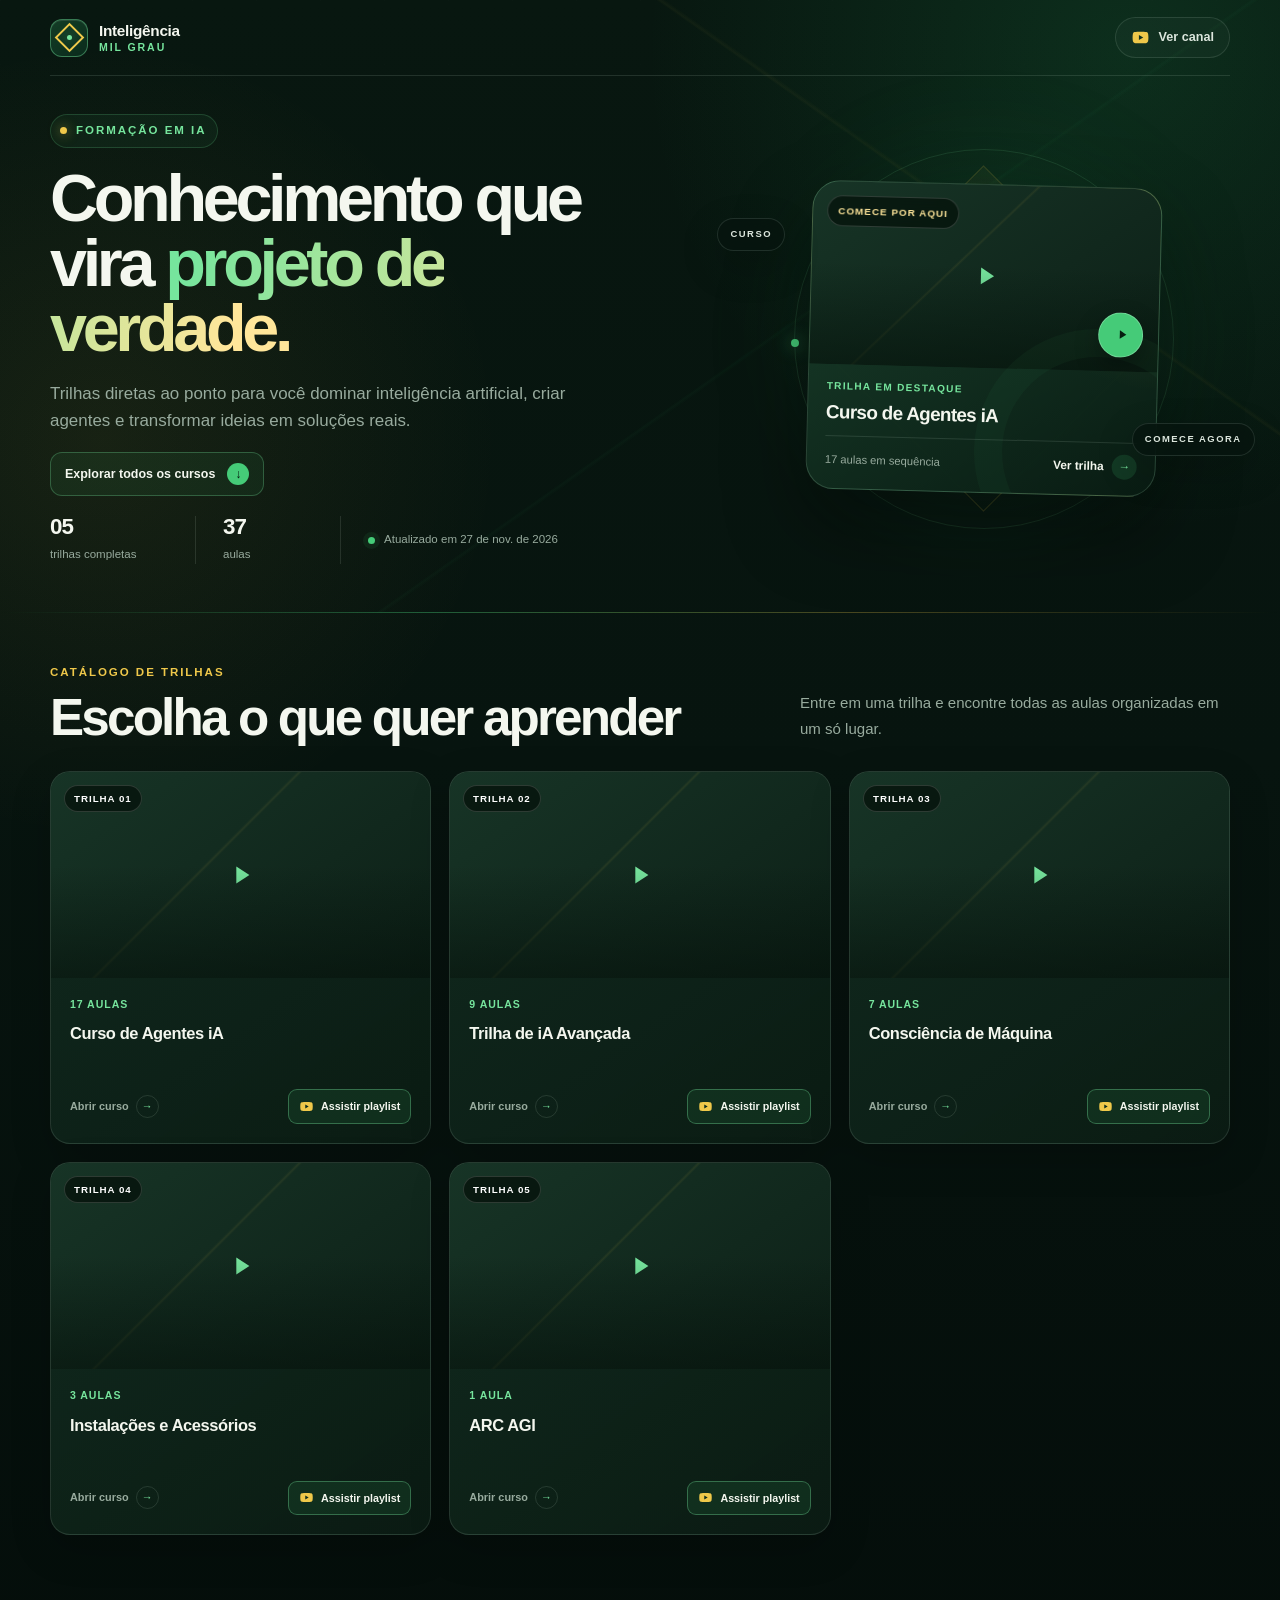
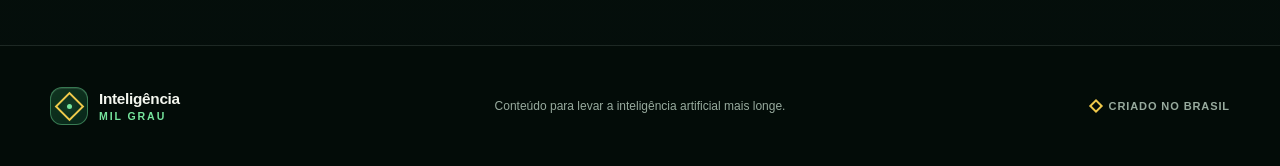
<file: index.html>
<!DOCTYPE html>
<html lang="pt-BR">
<head>
  <meta charset="UTF-8" />
  <meta name="viewport" content="width=device-width, initial-scale=1.0" />
  <meta name="theme-color" content="#07140f" />
  <title>Trilhas de IA — Inteligência Mil Grau</title>
  <meta name="description" content="Trilhas para aprender inteligência artificial na prática, do básico ao avançado." />
  <link rel="stylesheet" href="css/style.css" />
</head>
<body>
  <a class="skip-link" href="#conteudo">Pular para o conteúdo</a>
  <div class="page-texture" aria-hidden="true"></div>

  <header class="site-header">
    <div class="container header-shell">
      <nav class="topbar" aria-label="Navegação principal">
        <a class="brand" href="./" aria-label="Inteligência Mil Grau — início">
          <span class="brand-mark" aria-hidden="true">
            <span></span>
          </span>
          <span class="brand-copy">
            <strong>Inteligência</strong>
            <small>Mil Grau</small>
          </span>
        </a>

        <a class="channel-link" href="https://www.youtube.com/@intelig%C3%AAnciamilgrau" target="_blank" rel="noopener">
          <svg viewBox="0 0 24 24" aria-hidden="true">
            <path d="M21.6 7.2a2.9 2.9 0 0 0-2-2C17.8 4.7 12 4.7 12 4.7s-5.8 0-7.6.5a2.9 2.9 0 0 0-2 2A30 30 0 0 0 2 12a30 30 0 0 0 .4 4.8 2.9 2.9 0 0 0 2 2c1.8.5 7.6.5 7.6.5s5.8 0 7.6-.5a2.9 2.9 0 0 0 2-2A30 30 0 0 0 22 12a30 30 0 0 0-.4-4.8ZM10 15.2V8.8l5.5 3.2-5.5 3.2Z"/>
          </svg>
          <span>Ver canal</span>
        </a>
      </nav>

      <div class="hero">
        <div class="hero-copy">
          <p class="eyebrow">
            <span class="eyebrow-dot" aria-hidden="true"></span>
            Formação em IA
          </p>
          <h1>Conhecimento que vira <span>projeto de verdade.</span></h1>
          <p class="hero-lead">Trilhas diretas ao ponto para você dominar inteligência artificial, criar agentes e transformar ideias em soluções reais.</p>
          <a class="hero-action" href="#trails-title">
            Explorar todos os cursos
            <span aria-hidden="true">↓</span>
          </a>
        </div>

        <div class="hero-visual">
          <div class="orbit orbit-one" aria-hidden="true"></div>
          <div class="orbit orbit-two" aria-hidden="true"></div>
          <div class="brazil-diamond" aria-hidden="true"></div>

          <a id="hero-course-link" class="hero-course-card" href="trilha.html" aria-label="Abrir trilha em destaque">
            <span class="hero-course-thumb" id="hero-course-thumb">
              <span class="hero-course-skeleton" aria-hidden="true"></span>
              <span class="hero-course-tag">Comece por aqui</span>
              <span class="hero-course-play" aria-hidden="true">
                <svg viewBox="0 0 24 24"><path d="m8.5 5.7 9.8 6.3-9.8 6.3V5.7Z"/></svg>
              </span>
            </span>
            <span class="hero-course-body">
              <span class="hero-course-kicker">Trilha em destaque</span>
              <strong id="hero-course-title">Carregando curso...</strong>
              <span class="hero-course-footer">
                <span id="hero-course-count">Conteúdo em sequência</span>
                <span class="hero-course-cta">
                  Ver trilha
                  <i aria-hidden="true">→</i>
                </span>
              </span>
            </span>
          </a>

          <span class="floating-label label-one" aria-hidden="true">CURSO</span>
          <span class="floating-label label-two" aria-hidden="true">COMECE AGORA</span>
        </div>

        <div class="hero-metrics" aria-label="Resumo das trilhas">
          <div class="metric">
            <strong id="trail-count">—</strong>
            <span>trilhas completas</span>
          </div>
          <div class="metric">
            <strong id="video-count">—</strong>
            <span>aulas</span>
          </div>
          <div class="metric metric-update">
            <span class="status-pulse" aria-hidden="true"></span>
            <span id="updated-at">Conteúdo atualizado</span>
          </div>
        </div>
      </div>
    </div>
  </header>

  <main id="conteudo">
    <section class="trails-section container" aria-labelledby="trails-title">
      <div class="section-heading">
        <div>
          <p class="section-kicker">Catálogo de trilhas</p>
          <h2 id="trails-title">Escolha o que quer aprender</h2>
        </div>
        <p>Entre em uma trilha e encontre todas as aulas organizadas em um só lugar.</p>
      </div>

      <nav id="trilha-tabs" class="trilha-tabs" aria-label="Escolha uma trilha">
        <p id="loading-message"><span></span>Carregando trilhas...</p>
      </nav>

    </section>
  </main>

  <footer class="site-footer">
    <div class="container footer-inner">
      <a class="brand brand-footer" href="./" aria-label="Inteligência Mil Grau — início">
        <span class="brand-mark" aria-hidden="true"><span></span></span>
        <span class="brand-copy"><strong>Inteligência</strong><small>Mil Grau</small></span>
      </a>
      <p>Conteúdo para levar a inteligência artificial mais longe.</p>
      <span class="footer-origin">
        <i aria-hidden="true"></i>
        Criado no Brasil
      </span>
    </div>
  </footer>

  <script src="js/app.js"></script>
</body>
</html>
</file>
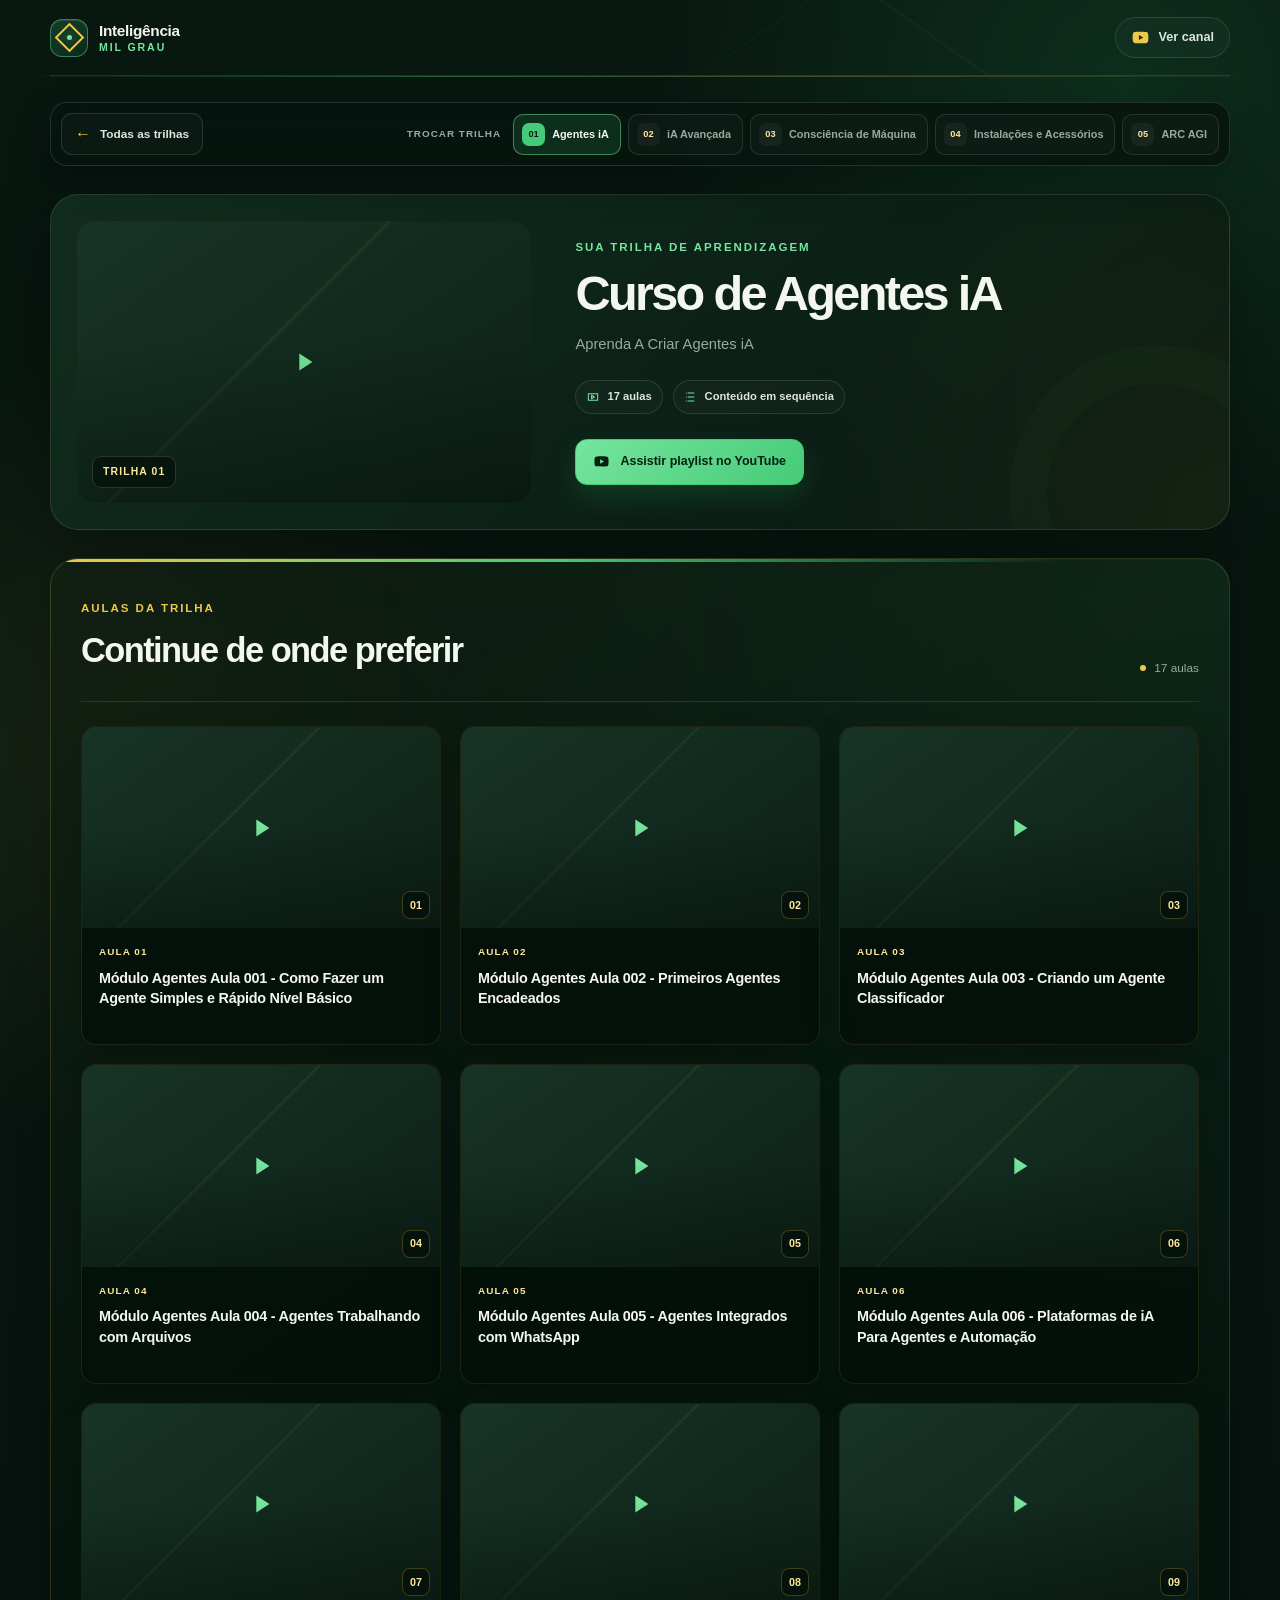
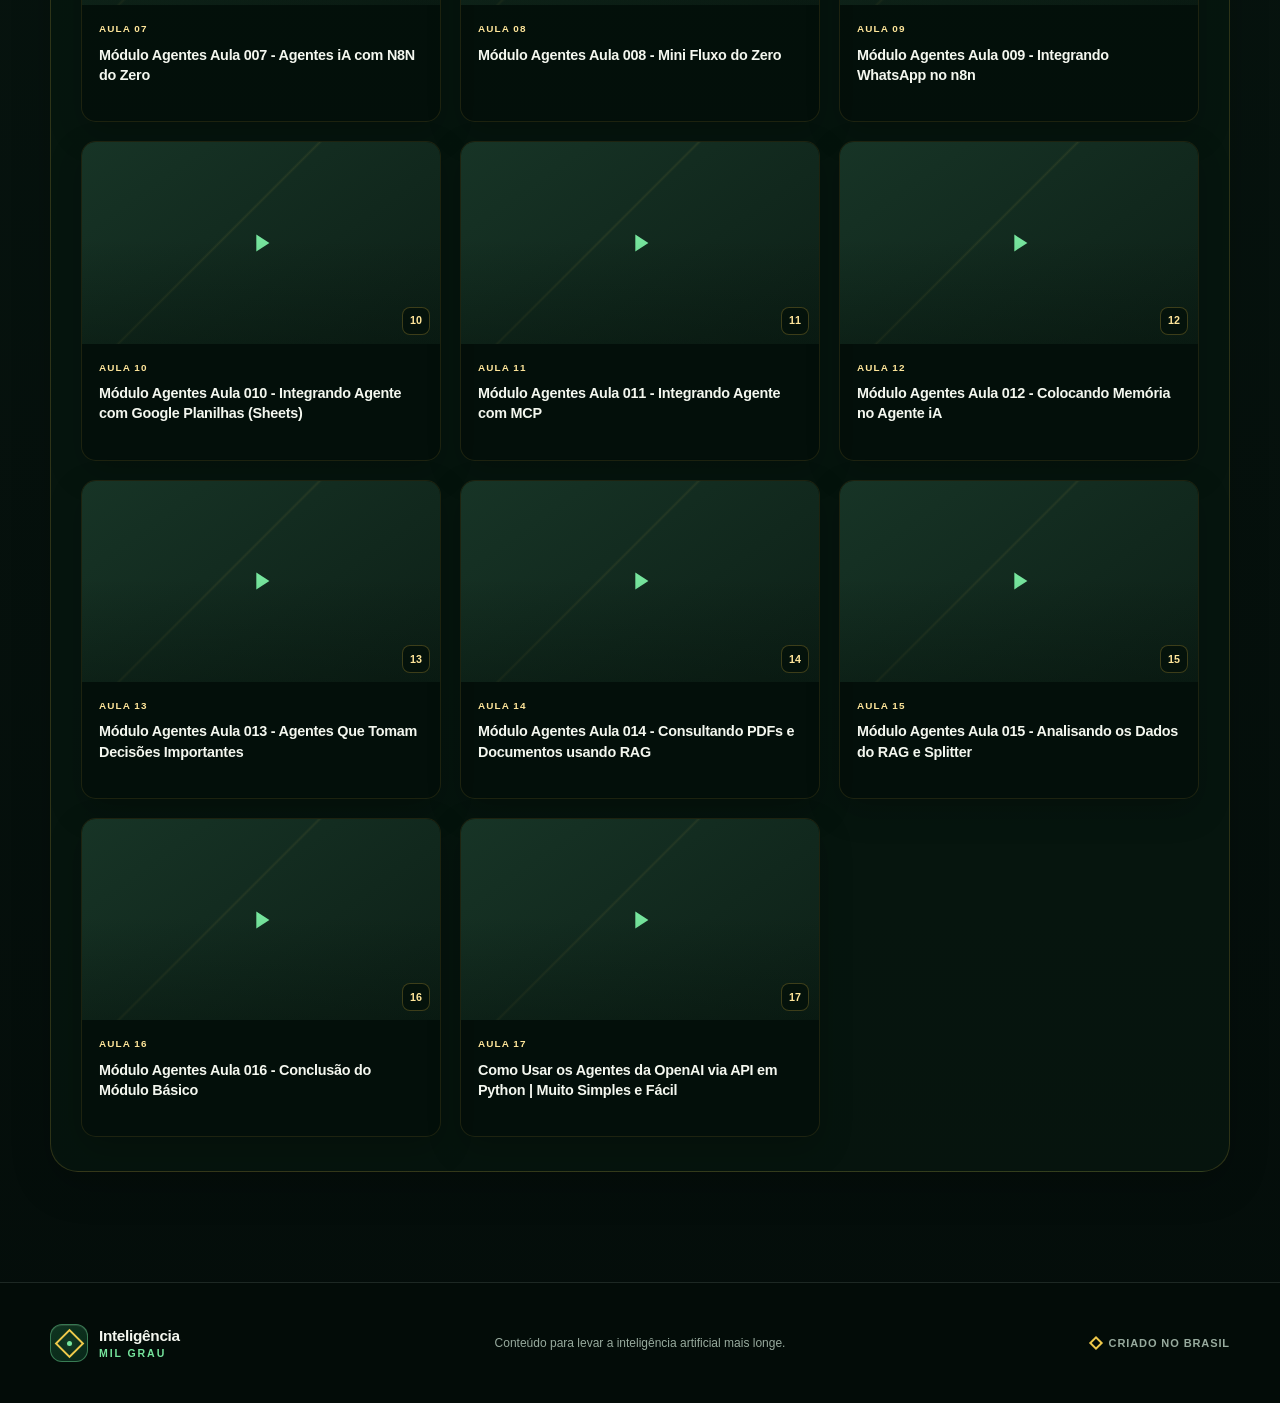
<file: trilha.html>
<!DOCTYPE html>
<html lang="pt-BR">
<head>
  <meta charset="UTF-8" />
  <meta name="viewport" content="width=device-width, initial-scale=1.0" />
  <meta name="theme-color" content="#07140f" />
  <title>Trilha — Inteligência Mil Grau</title>
  <meta name="description" content="Aulas organizadas em uma trilha de aprendizagem sobre inteligência artificial." />
  <link rel="stylesheet" href="css/style.css" />
</head>
<body class="course-page">
  <a class="skip-link" href="#conteudo">Pular para o conteúdo</a>
  <div class="page-texture" aria-hidden="true"></div>

  <header class="site-header course-header">
    <div class="container header-shell">
      <nav class="topbar" aria-label="Navegação principal">
        <a class="brand" href="index.html" aria-label="Inteligência Mil Grau — início">
          <span class="brand-mark" aria-hidden="true">
            <span></span>
          </span>
          <span class="brand-copy">
            <strong>Inteligência</strong>
            <small>Mil Grau</small>
          </span>
        </a>

        <a class="channel-link" href="https://www.youtube.com/@intelig%C3%AAnciamilgrau" target="_blank" rel="noopener">
          <svg viewBox="0 0 24 24" aria-hidden="true">
            <path d="M21.6 7.2a2.9 2.9 0 0 0-2-2C17.8 4.7 12 4.7 12 4.7s-5.8 0-7.6.5a2.9 2.9 0 0 0-2 2A30 30 0 0 0 2 12a30 30 0 0 0 .4 4.8 2.9 2.9 0 0 0 2 2c1.8.5 7.6.5 7.6.5s5.8 0 7.6-.5a2.9 2.9 0 0 0 2-2A30 30 0 0 0 22 12a30 30 0 0 0-.4-4.8ZM10 15.2V8.8l5.5 3.2-5.5 3.2Z"/>
          </svg>
          <span>Ver canal</span>
        </a>
      </nav>
    </div>
  </header>

  <main id="conteudo" class="course-main">
    <section class="course-shell container" aria-label="Conteúdo da trilha">
      <nav class="course-toolbar" aria-label="Navegação entre trilhas">
        <a class="course-back" href="index.html">
          <span aria-hidden="true">←</span>
          Todas as trilhas
        </a>

        <div class="course-switcher">
          <span class="course-switcher-label">Trocar trilha</span>
          <div id="course-switcher-options" class="course-switcher-options">
            <span class="course-switcher-loading">Carregando...</span>
          </div>
        </div>
      </nav>

      <div id="course-content" class="course-page-content" aria-live="polite">
        <p class="course-loading"><span></span>Carregando trilha...</p>
      </div>
    </section>
  </main>

  <footer class="site-footer">
    <div class="container footer-inner">
      <a class="brand brand-footer" href="index.html" aria-label="Inteligência Mil Grau — início">
        <span class="brand-mark" aria-hidden="true"><span></span></span>
        <span class="brand-copy"><strong>Inteligência</strong><small>Mil Grau</small></span>
      </a>
      <p>Conteúdo para levar a inteligência artificial mais longe.</p>
      <span class="footer-origin">
        <i aria-hidden="true"></i>
        Criado no Brasil
      </span>
    </div>
  </footer>

  <script src="js/trilha.js"></script>
</body>
</html>
</file>
<file: css/style.css>
:root {
  --bg: #07140f;
  --bg-deep: #040d0a;
  --surface: #0d2017;
  --surface-strong: #12291e;
  --surface-soft: #173426;
  --text: #f4f7ef;
  --text-soft: #dce6dd;
  --muted: #98ab9e;
  --green: #45cb78;
  --green-bright: #76e59d;
  --green-dark: #0e6d3c;
  --yellow: #efc84a;
  --yellow-soft: #ffe69a;
  --border: rgba(219, 240, 224, 0.12);
  --border-strong: rgba(111, 226, 151, 0.28);
  --shadow: 0 24px 70px rgba(0, 0, 0, 0.32);
  --shadow-soft: 0 14px 40px rgba(0, 0, 0, 0.2);
  --radius-lg: 28px;
  --radius-md: 20px;
  --radius-sm: 14px;
  --container: 1180px;
}

* {
  box-sizing: border-box;
}

html {
  scroll-behavior: smooth;
  scrollbar-color: var(--green-dark) var(--bg-deep);
}

body {
  min-width: 320px;
  margin: 0;
  overflow-x: hidden;
  background:
    radial-gradient(circle at 88% 3%, rgba(36, 163, 91, 0.17), transparent 30rem),
    radial-gradient(circle at 8% 25%, rgba(239, 200, 74, 0.07), transparent 25rem),
    linear-gradient(180deg, #081710 0%, var(--bg) 43%, var(--bg-deep) 100%);
  color: var(--text);
  font-family: Inter, "Aptos", "Segoe UI", Roboto, Helvetica, Arial, sans-serif;
  line-height: 1.55;
  -webkit-font-smoothing: antialiased;
}

button,
a {
  -webkit-tap-highlight-color: transparent;
}

button {
  font: inherit;
}

img {
  max-width: 100%;
}

::selection {
  background: var(--yellow);
  color: #0a1a11;
}

.page-texture {
  position: fixed;
  z-index: -1;
  inset: 0;
  pointer-events: none;
  opacity: 0.35;
  background-image:
    linear-gradient(rgba(255, 255, 255, 0.018) 1px, transparent 1px),
    linear-gradient(90deg, rgba(255, 255, 255, 0.018) 1px, transparent 1px);
  background-size: 64px 64px;
  mask-image: linear-gradient(to bottom, black, transparent 85%);
}

.skip-link {
  position: fixed;
  z-index: 100;
  top: 12px;
  left: 12px;
  padding: 10px 16px;
  border-radius: 10px;
  background: var(--yellow);
  color: var(--bg);
  font-size: 0.85rem;
  font-weight: 800;
  text-decoration: none;
  transform: translateY(-150%);
  transition: transform 0.2s ease;
}

.skip-link:focus {
  transform: translateY(0);
}

.sr-only {
  position: absolute;
  width: 1px;
  height: 1px;
  overflow: hidden;
  clip: rect(0 0 0 0);
  clip-path: inset(50%);
  white-space: nowrap;
}

.container {
  width: min(100% - 48px, var(--container));
  margin-inline: auto;
}

.site-header {
  position: relative;
  overflow: hidden;
  padding-bottom: 30px;
}

.site-header::before {
  position: absolute;
  inset: 0;
  content: "";
  pointer-events: none;
  background:
    linear-gradient(145deg, transparent 58%, rgba(69, 203, 120, 0.035) 58.2%, transparent 58.5%),
    linear-gradient(35deg, transparent 71%, rgba(239, 200, 74, 0.045) 71.2%, transparent 71.5%);
}

.header-shell {
  position: relative;
}

.topbar {
  display: flex;
  align-items: center;
  justify-content: space-between;
  height: 76px;
  border-bottom: 1px solid var(--border);
}

.brand {
  display: inline-flex;
  align-items: center;
  gap: 11px;
  color: var(--text);
  text-decoration: none;
}

.brand-mark {
  position: relative;
  display: grid;
  width: 38px;
  height: 38px;
  place-items: center;
  overflow: hidden;
  border: 1px solid rgba(118, 229, 157, 0.42);
  border-radius: 12px;
  background: linear-gradient(145deg, rgba(65, 200, 117, 0.22), rgba(12, 52, 34, 0.7));
  box-shadow: inset 0 1px 0 rgba(255, 255, 255, 0.1);
}

.brand-mark::before {
  width: 17px;
  height: 17px;
  border: 2px solid var(--yellow);
  content: "";
  transform: rotate(45deg);
}

.brand-mark span {
  position: absolute;
  width: 5px;
  height: 5px;
  border-radius: 50%;
  background: var(--green-bright);
  box-shadow: 0 0 12px rgba(118, 229, 157, 0.75);
}

.brand-copy {
  display: flex;
  flex-direction: column;
  line-height: 1;
}

.brand-copy strong {
  font-size: 0.96rem;
  letter-spacing: -0.02em;
}

.brand-copy small {
  margin-top: 4px;
  color: var(--green-bright);
  font-size: 0.66rem;
  font-weight: 800;
  letter-spacing: 0.18em;
  text-transform: uppercase;
}

.channel-link {
  display: inline-flex;
  align-items: center;
  gap: 9px;
  padding: 10px 15px;
  border: 1px solid var(--border);
  border-radius: 999px;
  background: rgba(255, 255, 255, 0.025);
  color: var(--text-soft);
  font-size: 0.79rem;
  font-weight: 750;
  text-decoration: none;
  transition: border-color 0.2s ease, background 0.2s ease, transform 0.2s ease;
}

.channel-link svg {
  width: 19px;
  fill: var(--yellow);
}

.channel-link:hover {
  border-color: rgba(239, 200, 74, 0.42);
  background: rgba(239, 200, 74, 0.07);
  transform: translateY(-2px);
}

.hero {
  display: grid;
  grid-template-columns: minmax(0, 1.12fr) minmax(350px, 0.88fr);
  grid-template-areas:
    "copy visual"
    "metrics visual";
  grid-template-rows: auto auto;
  align-items: center;
  column-gap: 60px;
  row-gap: 0;
  min-height: 500px;
  padding: 38px 0 18px;
}

.hero-copy {
  position: relative;
  z-index: 2;
  grid-area: copy;
  align-self: end;
}

.eyebrow,
.section-kicker,
.trilha-banner-eyebrow {
  margin: 0;
  color: var(--green-bright);
  font-size: 0.72rem;
  font-weight: 850;
  letter-spacing: 0.17em;
  text-transform: uppercase;
}

.eyebrow {
  display: inline-flex;
  align-items: center;
  gap: 9px;
  padding: 7px 11px 7px 9px;
  border: 1px solid rgba(118, 229, 157, 0.18);
  border-radius: 999px;
  background: rgba(69, 203, 120, 0.06);
}

.eyebrow-dot {
  width: 7px;
  height: 7px;
  border-radius: 50%;
  background: var(--yellow);
  box-shadow: 0 0 12px rgba(239, 200, 74, 0.6);
}

.hero h1 {
  max-width: 700px;
  margin: 18px 0;
  font-size: clamp(3.1rem, 5.2vw, 4.55rem);
  font-weight: 850;
  letter-spacing: -0.065em;
  line-height: 0.98;
}

.hero h1 span {
  color: transparent;
  background: linear-gradient(100deg, var(--green-bright) 5%, var(--yellow-soft) 88%);
  background-clip: text;
  -webkit-background-clip: text;
}

.hero-lead {
  max-width: 570px;
  margin: 0;
  color: var(--muted);
  font-size: clamp(0.94rem, 1.4vw, 1.06rem);
  line-height: 1.62;
}

.hero-action {
  display: inline-flex;
  align-items: center;
  gap: 12px;
  margin-top: 18px;
  padding: 10px 14px;
  border: 1px solid rgba(118, 229, 157, 0.28);
  border-radius: 12px;
  background: rgba(69, 203, 120, 0.08);
  color: var(--text);
  font-size: 0.78rem;
  font-weight: 800;
  text-decoration: none;
  transition: border-color 0.2s ease, background 0.2s ease, transform 0.2s ease;
}

.hero-action span {
  display: grid;
  width: 22px;
  height: 22px;
  place-items: center;
  border-radius: 50%;
  background: var(--green);
  color: #062012;
  line-height: 1;
}

.hero-action:hover {
  border-color: rgba(118, 229, 157, 0.52);
  background: rgba(69, 203, 120, 0.13);
  transform: translateY(-2px);
}

.hero-action:focus-visible {
  outline: 3px solid var(--yellow);
  outline-offset: 3px;
}

.hero-metrics {
  grid-area: metrics;
  align-self: start;
  display: flex;
  align-items: stretch;
  gap: 0;
  margin-top: 20px;
}

.metric {
  display: flex;
  min-width: 118px;
  flex-direction: column;
  justify-content: center;
  padding-right: 27px;
}

.metric + .metric {
  margin-left: 27px;
  border-left: 1px solid var(--border);
  padding-left: 27px;
}

.metric strong {
  color: var(--text);
  font-size: 1.4rem;
  letter-spacing: -0.04em;
  line-height: 1;
}

.metric > span {
  margin-top: 7px;
  color: var(--muted);
  font-size: 0.72rem;
}

.metric-update {
  min-width: 150px;
  flex-direction: row;
  align-items: center;
  gap: 9px;
  padding-right: 0;
}

.metric-update > span {
  margin: 0;
}

.status-pulse {
  width: 7px;
  height: 7px;
  flex: 0 0 auto;
  border-radius: 50%;
  background: var(--green);
  box-shadow: 0 0 0 5px rgba(69, 203, 120, 0.08);
}

.hero-visual {
  position: relative;
  grid-area: visual;
  display: grid;
  min-height: 390px;
  place-items: center;
  isolation: isolate;
}

.hero-visual::after {
  position: absolute;
  z-index: -2;
  width: 340px;
  height: 340px;
  border-radius: 50%;
  background: rgba(48, 185, 102, 0.11);
  filter: blur(55px);
  content: "";
}

.orbit {
  position: absolute;
  z-index: -1;
  border: 1px solid rgba(120, 220, 155, 0.13);
  border-radius: 50%;
}

.orbit-one {
  width: 380px;
  height: 380px;
}

.orbit-two {
  width: 300px;
  height: 300px;
  border-color: rgba(239, 200, 74, 0.12);
}

.orbit-one::before,
.orbit-two::before {
  position: absolute;
  top: 50%;
  left: -4px;
  width: 8px;
  height: 8px;
  border-radius: 50%;
  background: var(--green);
  box-shadow: 0 0 17px rgba(69, 203, 120, 0.8);
  content: "";
}

.orbit-two::before {
  top: 16%;
  right: 12%;
  left: auto;
  background: var(--yellow);
  box-shadow: 0 0 17px rgba(239, 200, 74, 0.65);
}

.brazil-diamond {
  position: absolute;
  z-index: -1;
  width: 245px;
  height: 245px;
  border: 1px solid rgba(239, 200, 74, 0.18);
  background: linear-gradient(145deg, rgba(239, 200, 74, 0.04), transparent 56%);
  transform: rotate(45deg);
}

.hero-course-card {
  position: relative;
  z-index: 1;
  display: block;
  width: min(350px, 88vw);
  overflow: hidden;
  border: 1px solid rgba(182, 235, 198, 0.18);
  border-radius: var(--radius-lg);
  background:
    radial-gradient(circle at 105% -5%, rgba(239, 200, 74, 0.18), transparent 45%),
    linear-gradient(150deg, rgba(27, 67, 46, 0.96), rgba(9, 28, 19, 0.98));
  box-shadow: 0 36px 80px rgba(0, 0, 0, 0.42), inset 0 1px 0 rgba(255, 255, 255, 0.08);
  color: var(--text);
  text-decoration: none;
  transform: rotate(1.5deg);
  transition: border-color 0.25s ease, box-shadow 0.25s ease, transform 0.25s ease;
}

.hero-course-card::before {
  position: absolute;
  z-index: 2;
  right: -65px;
  bottom: -80px;
  width: 190px;
  height: 190px;
  border: 28px solid rgba(69, 203, 120, 0.045);
  border-radius: 50%;
  content: "";
}

.hero-course-card:hover {
  border-color: rgba(118, 229, 157, 0.48);
  box-shadow: 0 42px 90px rgba(0, 0, 0, 0.48), 0 0 0 1px rgba(69, 203, 120, 0.08);
  transform: rotate(0) translateY(-6px);
}

.hero-course-card:focus-visible {
  outline: 3px solid var(--yellow);
  outline-offset: 4px;
}

.hero-course-thumb {
  position: relative;
  display: block;
  aspect-ratio: 16 / 8.4;
  overflow: hidden;
  background: linear-gradient(145deg, var(--surface-soft), var(--surface));
}

.hero-course-thumb::after {
  position: absolute;
  inset: 0;
  background: linear-gradient(to top, rgba(4, 18, 10, 0.56), transparent 56%);
  content: "";
}

.hero-course-thumb img {
  display: block;
  width: 100%;
  height: 100%;
  object-fit: cover;
  filter: saturate(0.92) contrast(1.03);
  transition: filter 0.3s ease, transform 0.45s ease;
}

.hero-course-card:hover .hero-course-thumb img {
  filter: saturate(1.06) contrast(1.04);
  transform: scale(1.035);
}

.hero-course-skeleton {
  position: absolute;
  inset: 0;
  background:
    linear-gradient(100deg, transparent 30%, rgba(255, 255, 255, 0.055) 50%, transparent 70%),
    linear-gradient(145deg, var(--surface-soft), var(--surface));
  background-size: 200% 100%, 100% 100%;
  animation: course-loading 1.4s ease-in-out infinite;
}

.hero-course-tag {
  position: absolute;
  z-index: 2;
  top: 14px;
  left: 14px;
  padding: 7px 10px;
  border: 1px solid rgba(255, 255, 255, 0.16);
  border-radius: 999px;
  background: rgba(5, 19, 11, 0.78);
  color: var(--yellow-soft);
  font-size: 0.62rem;
  font-weight: 850;
  letter-spacing: 0.1em;
  text-transform: uppercase;
  backdrop-filter: blur(9px);
}

.hero-course-play {
  position: absolute;
  z-index: 2;
  right: 15px;
  bottom: 14px;
  display: grid;
  width: 45px;
  height: 45px;
  place-items: center;
  border: 1px solid rgba(255, 255, 255, 0.22);
  border-radius: 50%;
  background: var(--green);
  box-shadow: 0 10px 24px rgba(0, 0, 0, 0.3);
  color: #061e10;
  transition: background 0.2s ease, transform 0.2s ease;
}

.hero-course-play svg {
  width: 16px;
  margin-left: 2px;
  fill: currentColor;
}

.hero-course-card:hover .hero-course-play {
  background: var(--yellow);
  transform: scale(1.08);
}

.hero-course-body {
  position: relative;
  z-index: 3;
  display: block;
  padding: 14px 18px 16px;
}

.hero-course-kicker {
  display: block;
  color: var(--green-bright);
  font-size: 0.63rem;
  font-weight: 850;
  letter-spacing: 0.13em;
  text-transform: uppercase;
}

.hero-course-body > strong {
  display: -webkit-box;
  margin-top: 8px;
  overflow: hidden;
  font-size: 1.18rem;
  letter-spacing: -0.035em;
  line-height: 1.15;
  -webkit-box-orient: vertical;
  -webkit-line-clamp: 2;
}

.hero-course-footer {
  display: flex;
  align-items: center;
  justify-content: space-between;
  gap: 18px;
  margin-top: 12px;
  padding-top: 11px;
  border-top: 1px solid var(--border);
}

#hero-course-count {
  color: var(--muted);
  font-size: 0.7rem;
}

.hero-course-cta {
  display: inline-flex;
  align-items: center;
  gap: 8px;
  color: var(--text);
  font-size: 0.74rem;
  font-weight: 850;
}

.hero-course-cta i {
  display: grid;
  width: 25px;
  height: 25px;
  place-items: center;
  border-radius: 50%;
  background: rgba(69, 203, 120, 0.14);
  color: var(--green-bright);
  font-style: normal;
  transition: background 0.2s ease, transform 0.2s ease;
}

.hero-course-card:hover .hero-course-cta i {
  background: var(--green);
  color: #061e10;
  transform: translateX(3px);
}

.floating-label {
  position: absolute;
  z-index: 2;
  padding: 8px 12px;
  border: 1px solid var(--border);
  border-radius: 999px;
  background: rgba(7, 21, 15, 0.84);
  box-shadow: var(--shadow-soft);
  color: var(--text-soft);
  font-size: 0.59rem;
  font-weight: 850;
  letter-spacing: 0.16em;
  backdrop-filter: blur(12px);
}

.label-one {
  top: 19%;
  left: -4%;
}

.label-two {
  right: -5%;
  bottom: 20%;
}

main {
  position: relative;
}

main::before {
  position: absolute;
  top: 0;
  right: 0;
  left: 0;
  height: 1px;
  background: linear-gradient(90deg, transparent, rgba(69, 203, 120, 0.4), rgba(239, 200, 74, 0.28), transparent);
  content: "";
}

.trails-section {
  padding-top: 52px;
  padding-bottom: 110px;
}

.section-heading {
  display: grid;
  grid-template-columns: 1fr minmax(280px, 430px);
  align-items: end;
  gap: 55px;
  margin-bottom: 28px;
}

.section-kicker {
  color: var(--yellow);
}

.section-step {
  display: inline-flex;
  align-items: center;
  gap: 9px;
  margin: 0;
  font-size: 0.69rem;
  font-weight: 850;
  letter-spacing: 0.14em;
  text-transform: uppercase;
}

.section-step > span {
  display: grid;
  width: 27px;
  height: 27px;
  place-items: center;
  border-radius: 8px;
  font-size: 0.65rem;
  letter-spacing: 0;
}

.section-step-choice {
  color: var(--green-bright);
}

.section-step-choice > span {
  border: 1px solid rgba(118, 229, 157, 0.3);
  background: rgba(69, 203, 120, 0.1);
  color: var(--green-bright);
}

.section-step-content {
  color: var(--yellow-soft);
}

.section-step-content > span {
  border: 1px solid rgba(239, 200, 74, 0.38);
  background: rgba(239, 200, 74, 0.12);
  color: var(--yellow);
}

.section-heading h2 {
  margin: 10px 0 0;
  font-size: clamp(2.1rem, 4vw, 3.25rem);
  letter-spacing: -0.055em;
  line-height: 1;
}

.section-heading > p {
  margin: 0;
  color: var(--muted);
  font-size: 0.94rem;
  line-height: 1.75;
}

#loading-message,
#error-message {
  grid-column: 1 / -1;
  margin: 0;
  padding: 70px 20px;
  color: var(--muted);
  text-align: center;
}

#loading-message {
  display: flex;
  align-items: center;
  justify-content: center;
  gap: 11px;
}

#loading-message span {
  width: 18px;
  height: 18px;
  border: 2px solid rgba(118, 229, 157, 0.2);
  border-top-color: var(--green);
  border-radius: 50%;
  animation: spin 0.8s linear infinite;
}

.trilha-tabs {
  display: grid;
  grid-template-columns: repeat(3, minmax(0, 1fr));
  gap: 18px;
  margin-bottom: 0;
}

.trilha-tab {
  position: relative;
  display: flex;
  min-width: 0;
  flex-direction: column;
  overflow: hidden;
  padding: 0;
  border: 1px solid var(--border);
  border-radius: var(--radius-md);
  outline: 0;
  background: linear-gradient(145deg, rgba(19, 46, 33, 0.88), rgba(11, 28, 20, 0.95));
  box-shadow: var(--shadow-soft);
  color: var(--text);
  cursor: default;
  text-align: left;
  transition: transform 0.25s ease, border-color 0.25s ease, box-shadow 0.25s ease;
}

.trilha-tab-select {
  position: absolute;
  z-index: 2;
  inset: 0;
  width: 100%;
  padding: 0;
  border: 0;
  border-radius: inherit;
  outline: 0;
  background: transparent;
  cursor: pointer;
}

.trilha-tab:hover {
  border-color: rgba(118, 229, 157, 0.26);
  box-shadow: 0 20px 52px rgba(0, 0, 0, 0.28);
  transform: translateY(-5px);
}

.trilha-tab-select:focus-visible {
  box-shadow: inset 0 0 0 3px var(--yellow);
}

.trilha-tab.active {
  border-color: rgba(118, 229, 157, 0.56);
  background:
    radial-gradient(circle at 90% 110%, rgba(69, 203, 120, 0.12), transparent 45%),
    linear-gradient(145deg, rgba(20, 55, 37, 0.95), rgba(10, 29, 20, 0.98));
  box-shadow: 0 21px 55px rgba(0, 0, 0, 0.3), inset 0 0 0 1px rgba(69, 203, 120, 0.08);
}

.trilha-tab-thumb {
  position: relative;
  display: block;
  width: 100%;
  aspect-ratio: 16 / 8.7;
  overflow: hidden;
  background: var(--surface);
}

.trilha-tab-thumb::after {
  position: absolute;
  inset: 0;
  background: linear-gradient(to top, rgba(4, 15, 9, 0.52), transparent 55%);
  content: "";
}

.trilha-tab-thumb img {
  display: block;
  width: 100%;
  height: 100%;
  object-fit: cover;
  filter: saturate(0.86) contrast(1.03);
  transition: transform 0.45s ease, filter 0.35s ease;
}

.trilha-tab:hover .trilha-tab-thumb img,
.trilha-tab.active .trilha-tab-thumb img {
  filter: saturate(1.02) contrast(1.04);
  transform: scale(1.035);
}

.trilha-tab-index {
  position: absolute;
  z-index: 1;
  top: 13px;
  left: 13px;
  padding: 5px 9px;
  border: 1px solid rgba(255, 255, 255, 0.15);
  border-radius: 999px;
  background: rgba(3, 14, 8, 0.68);
  color: #fff;
  font-size: 0.61rem;
  font-weight: 850;
  letter-spacing: 0.1em;
  backdrop-filter: blur(8px);
}

.trilha-tab-info {
  display: flex;
  min-height: 165px;
  flex-direction: column;
  padding: 18px 19px 19px;
}

.trilha-tab-meta {
  display: flex;
  align-items: center;
  gap: 8px;
  color: var(--green-bright);
  font-size: 0.66rem;
  font-weight: 800;
  letter-spacing: 0.09em;
  text-transform: uppercase;
}

.trilha-tab-title {
  display: -webkit-box;
  margin-top: 11px;
  overflow: hidden;
  font-size: 1.03rem;
  font-weight: 760;
  letter-spacing: -0.025em;
  line-height: 1.28;
  -webkit-box-orient: vertical;
  -webkit-line-clamp: 2;
}

.trilha-tab-actions {
  position: relative;
  display: flex;
  align-items: center;
  justify-content: space-between;
  gap: 10px;
  margin-top: auto;
  padding-top: 16px;
  pointer-events: none;
}

.trilha-tab-hint {
  display: inline-flex;
  align-items: center;
  gap: 7px;
  color: var(--muted);
  font-size: 0.68rem;
  font-weight: 760;
}

.trilha-tab-hint i {
  display: grid;
  width: 23px;
  height: 23px;
  place-items: center;
  border: 1px solid var(--border);
  border-radius: 50%;
  color: var(--green-bright);
  font-style: normal;
  line-height: 1;
}

.trilha-tab.active .trilha-tab-hint {
  color: var(--green-bright);
}

.trilha-tab.active .trilha-tab-hint i {
  border-color: var(--green);
  background: var(--green);
  color: #062012;
}

.trilha-playlist-btn {
  position: relative;
  z-index: 4;
  display: inline-flex;
  align-items: center;
  justify-content: center;
  gap: 7px;
  padding: 8px 10px;
  border: 1px solid rgba(118, 229, 157, 0.35);
  border-radius: 9px;
  background: rgba(69, 203, 120, 0.1);
  color: var(--text);
  font-size: 0.67rem;
  font-weight: 820;
  text-decoration: none;
  pointer-events: auto;
  transition: border-color 0.2s ease, background 0.2s ease, color 0.2s ease, transform 0.2s ease;
}

.trilha-playlist-btn svg {
  width: 15px;
  flex: 0 0 auto;
  fill: var(--yellow);
}

.trilha-playlist-btn:hover {
  border-color: var(--green);
  background: var(--green);
  color: #062012;
  transform: translateY(-2px);
}

.trilha-playlist-btn:hover svg {
  fill: #062012;
}

.trilha-playlist-btn:focus-visible {
  outline: 3px solid var(--yellow);
  outline-offset: 2px;
}

.trilha-detail {
  position: relative;
  min-height: 220px;
  margin-top: 58px;
  overflow: hidden;
  padding: 38px 32px 34px;
  border: 1px solid rgba(239, 200, 74, 0.18);
  border-radius: var(--radius-lg);
  background:
    linear-gradient(145deg, rgba(239, 200, 74, 0.035), transparent 34%),
    radial-gradient(circle at 100% 0, rgba(69, 203, 120, 0.08), transparent 34%),
    rgba(8, 24, 16, 0.68);
  box-shadow: inset 0 1px 0 rgba(255, 255, 255, 0.025), var(--shadow-soft);
}

.trilha-detail::before {
  position: absolute;
  top: 0;
  right: 0;
  left: 0;
  height: 3px;
  background: linear-gradient(90deg, var(--yellow), var(--green), transparent 86%);
  content: "";
}

.trilha-detail::after {
  position: absolute;
  top: 18px;
  left: 50%;
  display: grid;
  width: 36px;
  height: 36px;
  place-items: center;
  border: 5px solid var(--bg-deep);
  border-radius: 50%;
  background: var(--yellow);
  box-shadow: 0 8px 24px rgba(0, 0, 0, 0.32);
  color: #172313;
  content: "↓";
  font-size: 0.86rem;
  font-weight: 900;
  transform: translate(-50%, -50%);
}

.trilha-detail:empty {
  min-height: 0;
  margin: 0;
  padding: 0;
  border: 0;
  background: none;
  box-shadow: none;
}

.trilha-detail:empty::before,
.trilha-detail:empty::after {
  display: none;
}

.trilha-banner {
  position: relative;
  display: grid;
  grid-template-columns: minmax(310px, 0.84fr) minmax(0, 1.16fr);
  gap: 44px;
  overflow: hidden;
  margin-bottom: 62px;
  padding: 26px;
  border: 1px solid var(--border);
  border-radius: var(--radius-lg);
  background:
    radial-gradient(circle at 100% 100%, rgba(239, 200, 74, 0.055), transparent 36%),
    linear-gradient(135deg, rgba(18, 46, 32, 0.94), rgba(8, 24, 16, 0.98));
  box-shadow: var(--shadow);
}

.trilha-banner::after {
  position: absolute;
  right: -76px;
  bottom: -112px;
  width: 220px;
  height: 220px;
  border: 38px solid rgba(69, 203, 120, 0.028);
  border-radius: 50%;
  content: "";
}

.trilha-banner-thumb {
  position: relative;
  min-height: 270px;
  overflow: hidden;
  border-radius: 19px;
  background: var(--surface);
}

.trilha-banner-thumb::after {
  position: absolute;
  inset: 0;
  background: linear-gradient(to top, rgba(2, 13, 7, 0.35), transparent 60%);
  content: "";
}

.trilha-banner-thumb img {
  display: block;
  width: 100%;
  height: 100%;
  object-fit: cover;
}

.trilha-banner-badge {
  position: absolute;
  z-index: 1;
  bottom: 15px;
  left: 15px;
  padding: 7px 10px;
  border: 1px solid rgba(255, 255, 255, 0.14);
  border-radius: 9px;
  background: rgba(5, 18, 11, 0.72);
  color: var(--yellow-soft);
  font-size: 0.65rem;
  font-weight: 850;
  letter-spacing: 0.11em;
  text-transform: uppercase;
  backdrop-filter: blur(9px);
}

.trilha-banner-info {
  position: relative;
  z-index: 1;
  display: flex;
  min-width: 0;
  flex-direction: column;
  align-items: flex-start;
  justify-content: center;
  padding: 18px 38px 18px 0;
}

.trilha-banner-title {
  max-width: 620px;
  margin: 14px 0 14px;
  font-size: clamp(2rem, 3.8vw, 3.15rem);
  font-weight: 820;
  letter-spacing: -0.055em;
  line-height: 1.02;
}

.trilha-banner-description {
  display: -webkit-box;
  max-width: 570px;
  margin: 0;
  overflow: hidden;
  color: var(--muted);
  font-size: 0.92rem;
  line-height: 1.7;
  -webkit-box-orient: vertical;
  -webkit-line-clamp: 3;
}

.trilha-banner-meta {
  display: flex;
  flex-wrap: wrap;
  gap: 10px;
  margin: 23px 0 25px;
}

.meta-chip {
  display: inline-flex;
  align-items: center;
  gap: 7px;
  padding: 7px 10px;
  border: 1px solid var(--border);
  border-radius: 999px;
  background: rgba(255, 255, 255, 0.022);
  color: var(--text-soft);
  font-size: 0.7rem;
  font-weight: 700;
}

.meta-chip svg {
  width: 14px;
  fill: none;
  stroke: var(--green-bright);
  stroke-linecap: round;
  stroke-linejoin: round;
  stroke-width: 1.8;
}

.btn {
  display: inline-flex;
  align-items: center;
  justify-content: center;
  gap: 10px;
  min-height: 46px;
  padding: 11px 17px;
  border: 1px solid var(--border);
  border-radius: 12px;
  color: var(--text);
  font-size: 0.78rem;
  font-weight: 800;
  text-decoration: none;
  transition: transform 0.2s ease, box-shadow 0.2s ease, background 0.2s ease;
}

.btn svg {
  width: 17px;
  fill: currentColor;
}

.btn-primary {
  border-color: var(--green);
  background: linear-gradient(135deg, var(--green-bright), var(--green));
  box-shadow: 0 12px 28px rgba(40, 175, 91, 0.18);
  color: #062012;
}

.btn-primary:hover {
  box-shadow: 0 16px 34px rgba(40, 175, 91, 0.27);
  transform: translateY(-2px);
}

.btn:focus-visible {
  outline: 3px solid var(--yellow);
  outline-offset: 3px;
}

.video-section-heading {
  display: flex;
  align-items: end;
  justify-content: space-between;
  gap: 30px;
  margin-bottom: 24px;
  padding: 11px 0 24px;
  border-bottom: 1px solid rgba(239, 200, 74, 0.14);
}

.video-section-heading h2,
.video-section-heading h3 {
  margin: 6px 0 0;
  font-size: clamp(1.55rem, 3vw, 2.15rem);
  letter-spacing: -0.045em;
}

.video-section-count {
  display: inline-flex;
  align-items: center;
  gap: 8px;
  color: var(--muted);
  font-size: 0.74rem;
}

.video-section-count::before {
  width: 6px;
  height: 6px;
  border-radius: 50%;
  background: var(--yellow);
  content: "";
}

.video-grid {
  display: grid;
  grid-template-columns: repeat(3, minmax(0, 1fr));
  gap: 19px;
}

.trilha-detail .video-card {
  border-color: rgba(239, 200, 74, 0.11);
  border-radius: 15px;
  background: rgba(4, 15, 10, 0.82);
  box-shadow: 0 12px 34px rgba(0, 0, 0, 0.2);
}

.trilha-detail .video-card:hover {
  border-color: rgba(239, 200, 74, 0.38);
  background: rgba(13, 34, 23, 0.96);
}

.trilha-detail .video-card-eyebrow {
  color: var(--yellow-soft);
}

.trilha-detail .video-card-number {
  border-color: rgba(239, 200, 74, 0.24);
  color: var(--yellow-soft);
}

.video-grid-empty {
  grid-column: 1 / -1;
  padding: 48px 0;
  color: var(--muted);
  text-align: center;
}

.video-card {
  display: flex;
  min-width: 0;
  flex-direction: column;
  overflow: hidden;
  border: 1px solid var(--border);
  border-radius: var(--radius-md);
  background: rgba(13, 32, 23, 0.78);
  box-shadow: 0 10px 30px rgba(0, 0, 0, 0.13);
  color: var(--text);
  text-decoration: none;
  transition: transform 0.25s ease, border-color 0.25s ease, background 0.25s ease;
}

.video-card:hover {
  border-color: var(--border-strong);
  background: var(--surface-strong);
  transform: translateY(-5px);
}

.video-card:focus-visible {
  outline: 3px solid var(--yellow);
  outline-offset: 3px;
}

.video-card-thumb {
  position: relative;
  display: block;
  aspect-ratio: 16 / 9;
  overflow: hidden;
  background: var(--surface);
}

.video-card-thumb::after {
  position: absolute;
  inset: 0;
  background: linear-gradient(to top, rgba(2, 13, 7, 0.34), transparent 52%);
  content: "";
  transition: background 0.2s ease;
}

.video-card:hover .video-card-thumb::after {
  background: linear-gradient(to top, rgba(2, 13, 7, 0.48), transparent 63%);
}

.video-card-thumb img {
  display: block;
  width: 100%;
  height: 100%;
  object-fit: cover;
  filter: saturate(0.9);
  transition: filter 0.3s ease, transform 0.45s ease;
}

.video-card:hover .video-card-thumb img {
  filter: saturate(1.06);
  transform: scale(1.04);
}

.video-play {
  position: absolute;
  z-index: 1;
  top: 50%;
  left: 50%;
  display: grid;
  width: 44px;
  height: 44px;
  place-items: center;
  border: 1px solid rgba(255, 255, 255, 0.24);
  border-radius: 50%;
  background: rgba(6, 25, 14, 0.72);
  opacity: 0;
  transform: translate(-50%, -42%) scale(0.9);
  backdrop-filter: blur(8px);
  transition: opacity 0.25s ease, transform 0.25s ease;
}

.video-play svg {
  width: 14px;
  margin-left: 2px;
  fill: var(--yellow);
}

.video-card:hover .video-play {
  opacity: 1;
  transform: translate(-50%, -50%) scale(1);
}

.video-card-number {
  position: absolute;
  z-index: 2;
  right: 10px;
  bottom: 9px;
  display: grid;
  min-width: 28px;
  height: 28px;
  place-items: center;
  border: 1px solid rgba(255, 255, 255, 0.13);
  border-radius: 8px;
  background: rgba(4, 16, 9, 0.72);
  color: #fff;
  font-size: 0.67rem;
  font-weight: 850;
  backdrop-filter: blur(7px);
}

.video-card-body {
  display: flex;
  min-height: 116px;
  flex: 1;
  flex-direction: column;
  padding: 16px 17px 17px;
}

.video-card-eyebrow {
  color: var(--green-bright);
  font-size: 0.62rem;
  font-weight: 820;
  letter-spacing: 0.11em;
  text-transform: uppercase;
}

.video-card-title {
  display: -webkit-box;
  margin-top: 8px;
  overflow: hidden;
  font-size: 0.9rem;
  font-weight: 680;
  letter-spacing: -0.018em;
  line-height: 1.42;
  -webkit-box-orient: vertical;
  -webkit-line-clamp: 3;
}

.thumb-placeholder {
  display: grid;
  width: 100%;
  height: 100%;
  place-items: center;
  background:
    linear-gradient(135deg, transparent 42%, rgba(239, 200, 74, 0.08) 42.5%, transparent 43%),
    linear-gradient(145deg, var(--surface-soft), var(--surface));
  color: var(--green-bright);
}

.thumb-placeholder svg {
  width: 32px;
  fill: currentColor;
}

.site-footer {
  position: relative;
  border-top: 1px solid var(--border);
  background: rgba(3, 12, 8, 0.46);
}

.footer-inner {
  display: grid;
  grid-template-columns: 1fr auto 1fr;
  align-items: center;
  gap: 30px;
  min-height: 120px;
}

.brand-footer {
  justify-self: start;
}

.footer-inner > p {
  margin: 0;
  color: var(--muted);
  font-size: 0.75rem;
  text-align: center;
}

.footer-origin {
  display: inline-flex;
  align-items: center;
  justify-self: end;
  gap: 8px;
  color: var(--muted);
  font-size: 0.69rem;
  font-weight: 750;
  letter-spacing: 0.08em;
  text-transform: uppercase;
}

.footer-origin i {
  width: 10px;
  height: 10px;
  border: 2px solid var(--yellow);
  transform: rotate(45deg);
}

.course-header {
  padding-bottom: 0;
}

.course-main {
  min-height: 72vh;
}

.course-shell {
  padding-top: 26px;
  padding-bottom: 110px;
}

.course-toolbar {
  position: sticky;
  z-index: 20;
  top: 14px;
  display: flex;
  align-items: center;
  justify-content: space-between;
  gap: 24px;
  margin-bottom: 28px;
  padding: 10px;
  border: 1px solid rgba(219, 240, 224, 0.13);
  border-radius: 17px;
  background: rgba(7, 21, 15, 0.88);
  box-shadow: 0 16px 42px rgba(0, 0, 0, 0.24);
  backdrop-filter: blur(18px);
}

.course-back {
  display: inline-flex;
  min-height: 42px;
  align-items: center;
  gap: 9px;
  padding: 9px 13px;
  border: 1px solid var(--border);
  border-radius: 11px;
  background: rgba(255, 255, 255, 0.025);
  color: var(--text-soft);
  font-size: 0.74rem;
  font-weight: 800;
  text-decoration: none;
  white-space: nowrap;
  transition: border-color 0.2s ease, background 0.2s ease, color 0.2s ease, transform 0.2s ease;
}

.course-back > span {
  color: var(--yellow);
  font-size: 1rem;
  line-height: 1;
}

.course-back:hover {
  border-color: rgba(239, 200, 74, 0.4);
  background: rgba(239, 200, 74, 0.07);
  color: var(--text);
  transform: translateX(-2px);
}

.course-back:focus-visible,
.course-switch-link:focus-visible {
  outline: 3px solid var(--yellow);
  outline-offset: 2px;
}

.course-switcher {
  display: flex;
  min-width: 0;
  align-items: center;
  gap: 12px;
}

.course-switcher-label {
  color: var(--muted);
  font-size: 0.62rem;
  font-weight: 820;
  letter-spacing: 0.1em;
  text-transform: uppercase;
  white-space: nowrap;
}

.course-switcher-options {
  display: flex;
  min-width: 0;
  align-items: center;
  gap: 7px;
}

.course-switcher-loading {
  padding: 8px 11px;
  color: var(--muted);
  font-size: 0.7rem;
}

.course-switch-link {
  display: inline-flex;
  min-height: 38px;
  min-width: 0;
  align-items: center;
  gap: 7px;
  padding: 8px 11px 8px 8px;
  overflow: hidden;
  border: 1px solid var(--border);
  border-radius: 10px;
  background: rgba(255, 255, 255, 0.022);
  color: var(--muted);
  font-size: 0.68rem;
  font-weight: 760;
  text-decoration: none;
  text-overflow: ellipsis;
  white-space: nowrap;
  transition: border-color 0.2s ease, background 0.2s ease, color 0.2s ease, transform 0.2s ease;
}

.course-switch-link > span {
  display: grid;
  width: 23px;
  height: 23px;
  flex: 0 0 auto;
  place-items: center;
  border-radius: 7px;
  background: rgba(255, 255, 255, 0.045);
  color: var(--yellow-soft);
  font-size: 0.58rem;
}

.course-switch-link:hover {
  border-color: var(--border-strong);
  color: var(--text);
  transform: translateY(-2px);
}

.course-switch-link.active {
  border-color: rgba(118, 229, 157, 0.48);
  background: rgba(69, 203, 120, 0.14);
  color: var(--text);
}

.course-switch-link.active > span {
  background: var(--green);
  color: #062012;
}

.course-loading {
  display: flex;
  min-height: 430px;
  align-items: center;
  justify-content: center;
  gap: 11px;
  margin: 0;
  color: var(--muted);
}

.course-loading > span {
  width: 18px;
  height: 18px;
  border: 2px solid rgba(118, 229, 157, 0.2);
  border-top-color: var(--green);
  border-radius: 50%;
  animation: spin 0.8s linear infinite;
}

.course-error {
  display: grid;
  min-height: 430px;
  place-items: center;
  align-content: center;
  gap: 18px;
  color: var(--muted);
  text-align: center;
}

.course-error p {
  margin: 0;
}

.course-banner {
  min-width: 0;
  max-width: 100%;
  margin-bottom: 28px;
}

.course-banner .trilha-banner-title {
  margin-top: 12px;
  overflow-wrap: anywhere;
}

.course-videos-panel {
  position: relative;
  min-width: 0;
  max-width: 100%;
  overflow: hidden;
  padding: 30px 30px 34px;
  border: 1px solid rgba(239, 200, 74, 0.17);
  border-radius: var(--radius-lg);
  background:
    linear-gradient(145deg, rgba(239, 200, 74, 0.035), transparent 34%),
    radial-gradient(circle at 100% 0, rgba(69, 203, 120, 0.08), transparent 34%),
    rgba(8, 24, 16, 0.72);
  box-shadow: inset 0 1px 0 rgba(255, 255, 255, 0.025), var(--shadow-soft);
}

.course-videos-panel::before {
  position: absolute;
  top: 0;
  right: 0;
  left: 0;
  height: 3px;
  background: linear-gradient(90deg, var(--yellow), var(--green), transparent 86%);
  content: "";
}

.course-page-content .video-card {
  border-color: rgba(239, 200, 74, 0.11);
  border-radius: 15px;
  background: rgba(4, 15, 10, 0.82);
  box-shadow: 0 12px 34px rgba(0, 0, 0, 0.2);
}

.course-page-content .video-card:hover {
  border-color: rgba(239, 200, 74, 0.38);
  background: rgba(13, 34, 23, 0.96);
}

.course-page-content .video-card-eyebrow {
  color: var(--yellow-soft);
}

.course-page-content .video-card-number {
  border-color: rgba(239, 200, 74, 0.24);
  color: var(--yellow-soft);
}

@keyframes spin {
  to { transform: rotate(360deg); }
}

@keyframes course-loading {
  from { background-position: 180% 0, 0 0; }
  to { background-position: -80% 0, 0 0; }
}

@media (max-width: 980px) {
  .hero {
    grid-template-columns: 1fr 330px;
    column-gap: 30px;
  }

  .hero h1 {
    font-size: clamp(2.9rem, 5.5vw, 4rem);
  }

  .hero-visual {
    transform: scale(0.9);
  }

  .trilha-tabs,
  .video-grid {
    grid-template-columns: repeat(2, minmax(0, 1fr));
  }

  .trilha-banner {
    grid-template-columns: minmax(280px, 0.9fr) 1.1fr;
    gap: 30px;
  }

  .trilha-banner-info {
    padding-right: 10px;
  }

  .course-switch-link {
    max-width: 145px;
  }
}

@media (max-width: 760px) {
  .container {
    width: min(100% - 32px, var(--container));
  }

  .topbar {
    height: 70px;
  }

  .hero {
    grid-template-columns: 1fr;
    grid-template-areas:
      "copy"
      "visual"
      "metrics";
    grid-template-rows: auto;
    min-height: auto;
    padding: 42px 0 18px;
  }

  .hero-copy {
    text-align: center;
  }

  .eyebrow {
    margin-inline: auto;
  }

  .hero h1 {
    margin-inline: auto;
    font-size: clamp(3.05rem, 14vw, 4.6rem);
  }

  .hero-lead {
    margin-inline: auto;
  }

  .hero-action {
    margin-top: 24px;
  }

  .hero-metrics {
    justify-content: center;
    margin-top: 24px;
  }

  .hero-visual {
    width: 100%;
    min-height: 340px;
    margin: 26px auto 0;
    transform: none;
  }

  .hero-course-card {
    width: min(430px, 100%);
    transform: rotate(0.7deg);
  }

  .section-heading {
    display: block;
  }

  .section-heading > p {
    max-width: 540px;
    margin-top: 20px;
  }

  .trails-section {
    padding-top: 44px;
  }

  .trilha-banner {
    grid-template-columns: minmax(0, 1fr);
    gap: 4px;
  }

  .trilha-banner-thumb {
    min-width: 0;
    min-height: 0;
    aspect-ratio: 16 / 9;
  }

  .trilha-banner-info {
    padding: 28px 10px 14px;
  }

  .trilha-banner-title {
    max-width: 500px;
  }

  .trilha-detail {
    padding: 34px 22px 26px;
  }

  .course-shell {
    padding-top: 18px;
  }

  .course-toolbar {
    position: static;
    align-items: stretch;
    flex-direction: column;
    gap: 10px;
  }

  .course-back {
    align-self: flex-start;
  }

  .course-switcher {
    width: 100%;
    align-items: flex-start;
    flex-direction: column;
    gap: 8px;
  }

  .course-switcher-options {
    width: 100%;
    overflow-x: auto;
    padding-bottom: 3px;
    scrollbar-width: thin;
  }

  .course-switch-link {
    max-width: 190px;
    flex: 0 0 auto;
  }

  .course-videos-panel {
    padding: 28px 22px 30px;
  }

  .footer-inner {
    grid-template-columns: 1fr;
    gap: 18px;
    padding: 36px 0;
  }

  .brand-footer,
  .footer-origin {
    justify-self: center;
  }
}

@media (max-width: 580px) {
  .site-header {
    padding-bottom: 20px;
  }

  .brand-mark {
    width: 35px;
    height: 35px;
  }

  .channel-link {
    width: 40px;
    height: 40px;
    justify-content: center;
    padding: 0;
  }

  .channel-link span {
    position: absolute;
    width: 1px;
    height: 1px;
    overflow: hidden;
    clip: rect(0 0 0 0);
  }

  .hero {
    padding: 32px 0 14px;
  }

  .hero h1 {
    margin-block: 15px;
    font-size: clamp(2.3rem, 10vw, 2.85rem);
    letter-spacing: -0.055em;
  }

  .hero-lead {
    font-size: 0.91rem;
    line-height: 1.55;
  }

  .hero-action {
    margin-top: 16px;
    padding: 9px 13px;
  }

  .hero-metrics {
    display: none;
  }

  .hero-visual {
    min-height: 0;
    margin-top: 22px;
  }

  .hero-course-card {
    display: grid;
    grid-template-columns: 42% 58%;
    width: 100%;
    min-height: 180px;
    transform: none;
  }

  .hero-course-thumb {
    min-height: 180px;
    aspect-ratio: auto;
  }

  .hero-course-tag {
    top: 10px;
    left: 9px;
    padding: 5px 7px;
    font-size: 0.51rem;
  }

  .hero-course-play {
    right: 10px;
    bottom: 10px;
    width: 37px;
    height: 37px;
  }

  .hero-course-body {
    display: flex;
    min-width: 0;
    flex-direction: column;
    justify-content: center;
    padding: 16px 17px 18px;
  }

  .hero-course-body > strong {
    font-size: 1.05rem;
  }

  .hero-course-footer {
    flex-direction: column;
    align-items: flex-start;
    gap: 9px;
    margin-top: auto;
    padding-top: 10px;
  }

  .hero-course-cta {
    align-self: stretch;
    justify-content: space-between;
  }

  .floating-label {
    display: none;
  }

  .trails-section {
    padding-top: 34px;
    padding-bottom: 78px;
  }

  .section-heading {
    margin-bottom: 20px;
  }

  .section-heading > p {
    display: none;
  }

  .section-heading h2 {
    font-size: 2rem;
  }

  .trilha-tabs,
  .video-grid {
    grid-template-columns: 1fr;
  }

  .trilha-tab-info {
    min-height: 150px;
  }

  .trilha-detail {
    margin-top: 48px;
    padding: 30px 14px 20px;
    border-radius: 20px;
  }

  .course-header {
    padding-bottom: 0;
  }

  .course-shell {
    padding-bottom: 78px;
  }

  .course-toolbar {
    margin-bottom: 18px;
    padding: 9px;
    border-radius: 14px;
  }

  .course-switch-link {
    max-width: 168px;
  }

  .trilha-banner {
    margin-bottom: 46px;
    padding: 14px;
    border-radius: 22px;
  }

  .trilha-banner-info {
    padding: 24px 6px 12px;
  }

  .trilha-banner-title {
    font-size: 2rem;
  }

  .btn-primary {
    width: 100%;
  }

  .video-section-heading {
    display: block;
  }

  .video-section-count {
    margin-top: 10px;
  }

  .course-videos-panel {
    padding: 24px 14px 22px;
    border-radius: 20px;
  }

  .video-card-body {
    min-height: 104px;
  }
}

@media (prefers-reduced-motion: reduce) {
  html {
    scroll-behavior: auto;
  }

  *,
  *::before,
  *::after {
    scroll-behavior: auto !important;
    transition-duration: 0.01ms !important;
    animation-duration: 0.01ms !important;
    animation-iteration-count: 1 !important;
  }
}
</file>
